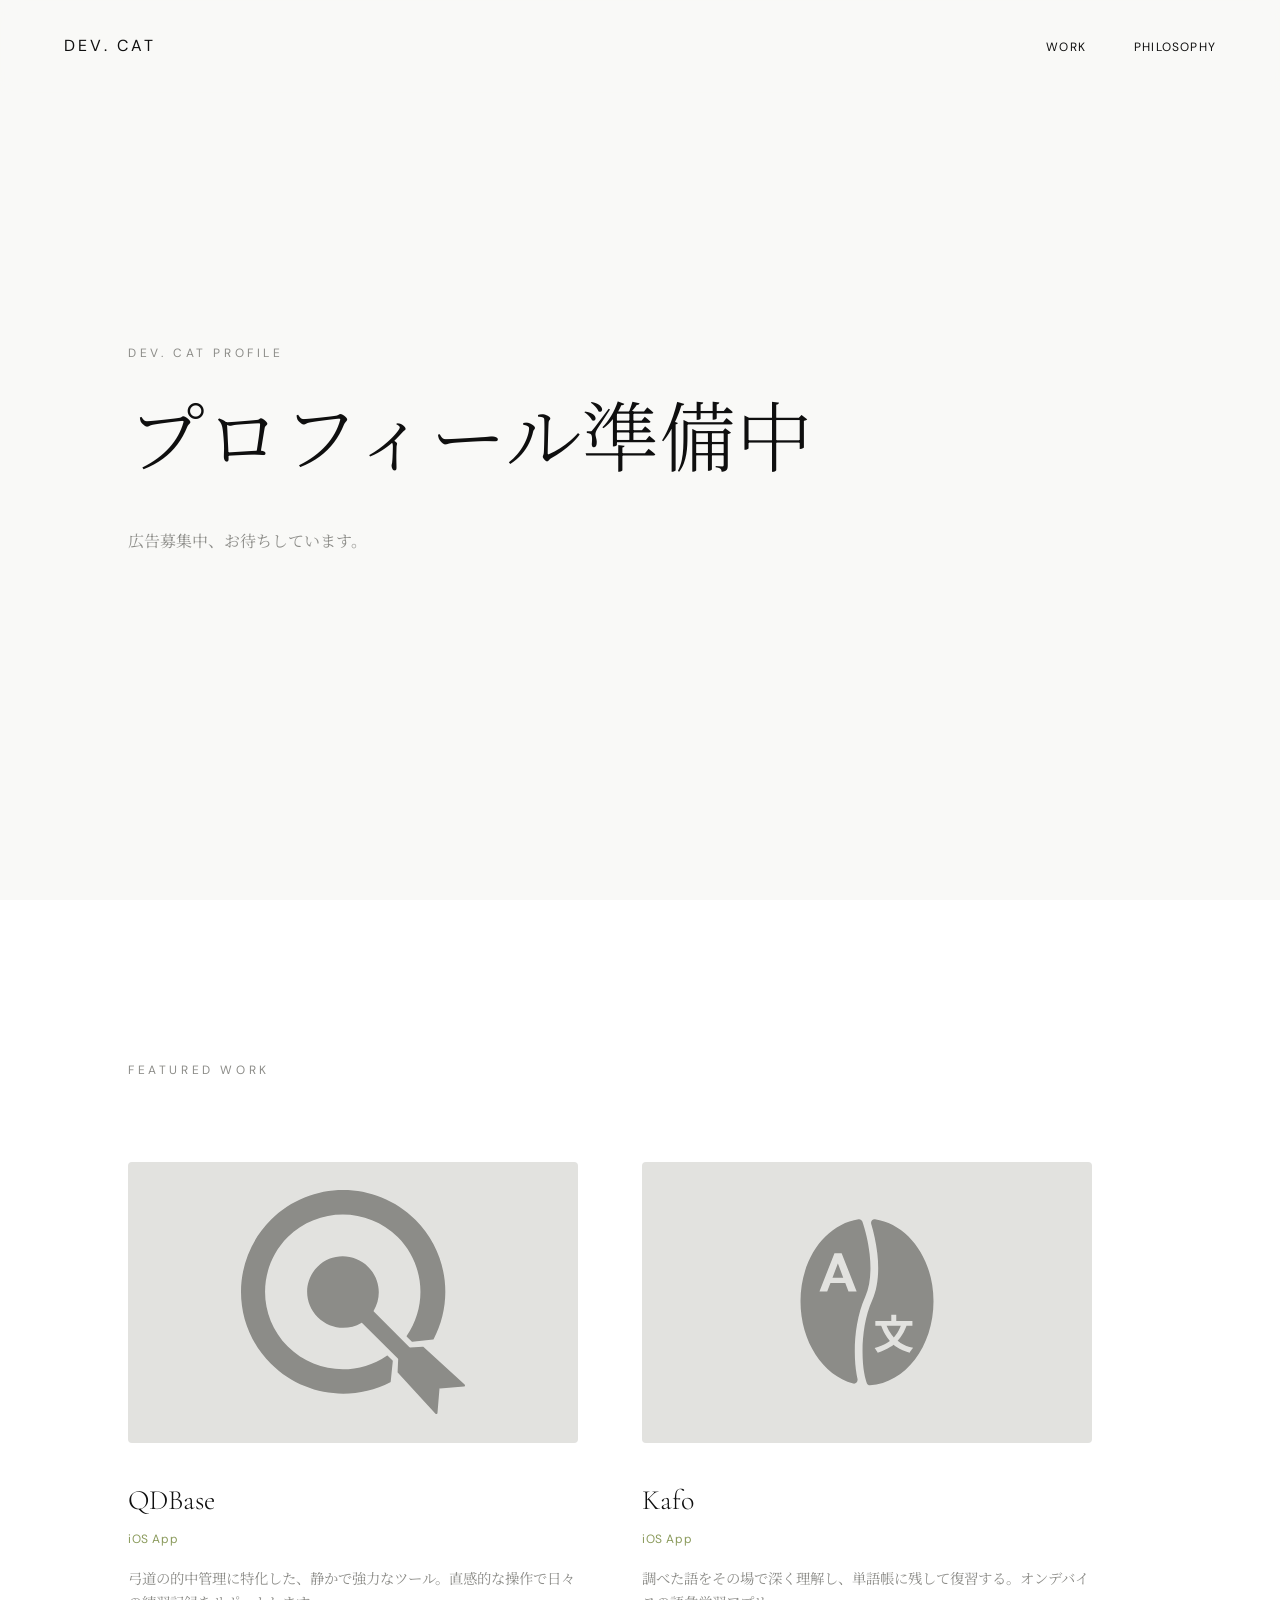
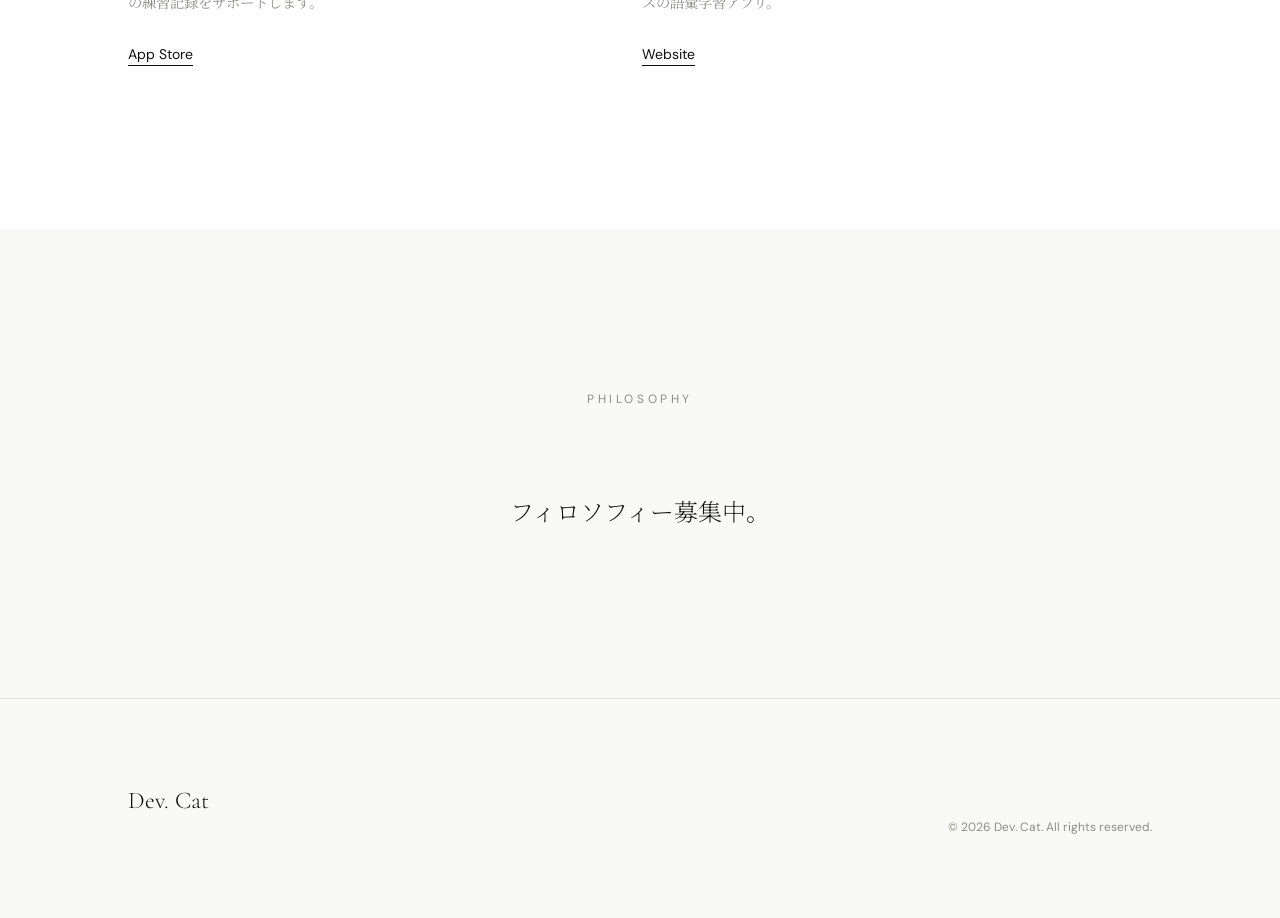
<file: index.html>
<!DOCTYPE html>
<html lang="ja">
<head>
    <meta charset="UTF-8">
    <meta name="viewport" content="width=device-width, initial-scale=1.0">
    <title>Dev. Cat — Digital Craftsmanship</title>
    <link rel="preconnect" href="https://fonts.googleapis.com">
    <link rel="preconnect" href="https://fonts.gstatic.com" crossorigin>
    <link href="https://fonts.googleapis.com/css2?family=Cormorant+Garamond:wght@300;400&family=Noto+Serif+JP:wght@200;400&family=DM+Sans:wght@400&display=swap" rel="stylesheet">
    <link rel="stylesheet" href="css/style.css">
</head>
<body>

    <nav>
        <div class="logo">Dev. Cat</div>
        <ul class="nav-links">
            <li><a href="#work">Work</a></li>
            <li><a href="#philosophy">Philosophy</a></li>
        </ul>
    </nav>

    <section class="hero">
        <div class="hero-content">
            <div class="hero-pretitle">Dev. Cat Profile</div>
            <h1 class="hero-title serif">プロフィール準備中</h1>
            <p class="hero-subtitle">広告募集中、お待ちしています。</p>
        </div>
    </section>

    <section class="work" id="work">
        <div class="section-label">Featured Work</div>

        <div class="work-slider">

            <div class="work-card">
                <div class="app-visual app-visual--has-icon">
                    <img src="img/icon.svg" alt="" class="app-visual__icon" width="685" height="687">
                </div>
                <div class="app-info-mini">
                    <h3 class="serif">QDBase</h3>
                    <p class="app-tag">iOS App</p>
                    <p class="app-description-mini">弓道の的中管理に特化した、静かで強力なツール。直感的な操作で日々の練習記録をサポートします。</p>
                    <a href="https://apps.apple.com/jp/app/qdbase-%E5%BC%93%E9%81%93%E3%81%AE%E7%9A%84%E4%B8%AD%E7%AE%A1%E7%90%86%E3%81%AB%E7%89%B9%E5%8C%96%E3%81%97%E3%81%9F%E3%82%A2%E3%83%97%E3%83%AA/id6754814954" class="contact-link" target="_blank" rel="noopener noreferrer">App Store</a>
                </div>
            </div>

            <div class="work-card">
                <div class="app-visual app-visual--has-icon">
                    <img src="img/kafo-icon.svg" alt="" class="app-visual__icon" width="1024" height="1024">
                </div>
                <div class="app-info-mini">
                    <h3 class="serif">Kafo</h3>
                    <p class="app-tag">iOS App</p>
                    <p class="app-description-mini">調べた語をその場で深く理解し、単語帳に残して復習する。オンデバイスの語彙学習アプリ。</p>
                    <a href="https://devcat202510-gitty.github.io/kafo-legal/" class="contact-link" target="_blank" rel="noopener noreferrer">Website</a>
                </div>
            </div>

        </div>
    </section>

    <section class="philosophy" id="philosophy">
        <div class="section-label">Philosophy</div>
        <p class="philosophy-text serif">
            フィロソフィー募集中。
        </p>
    </section>

    <footer>
        <div class="footer-left">
            <h2 class="serif">Dev. Cat</h2>
        </div>
        <div class="copyright">
            &copy; 2026 Dev. Cat. All rights reserved.
        </div>
    </footer>

    <script src="js/main.js" defer></script>
</body>
</html>
</file>
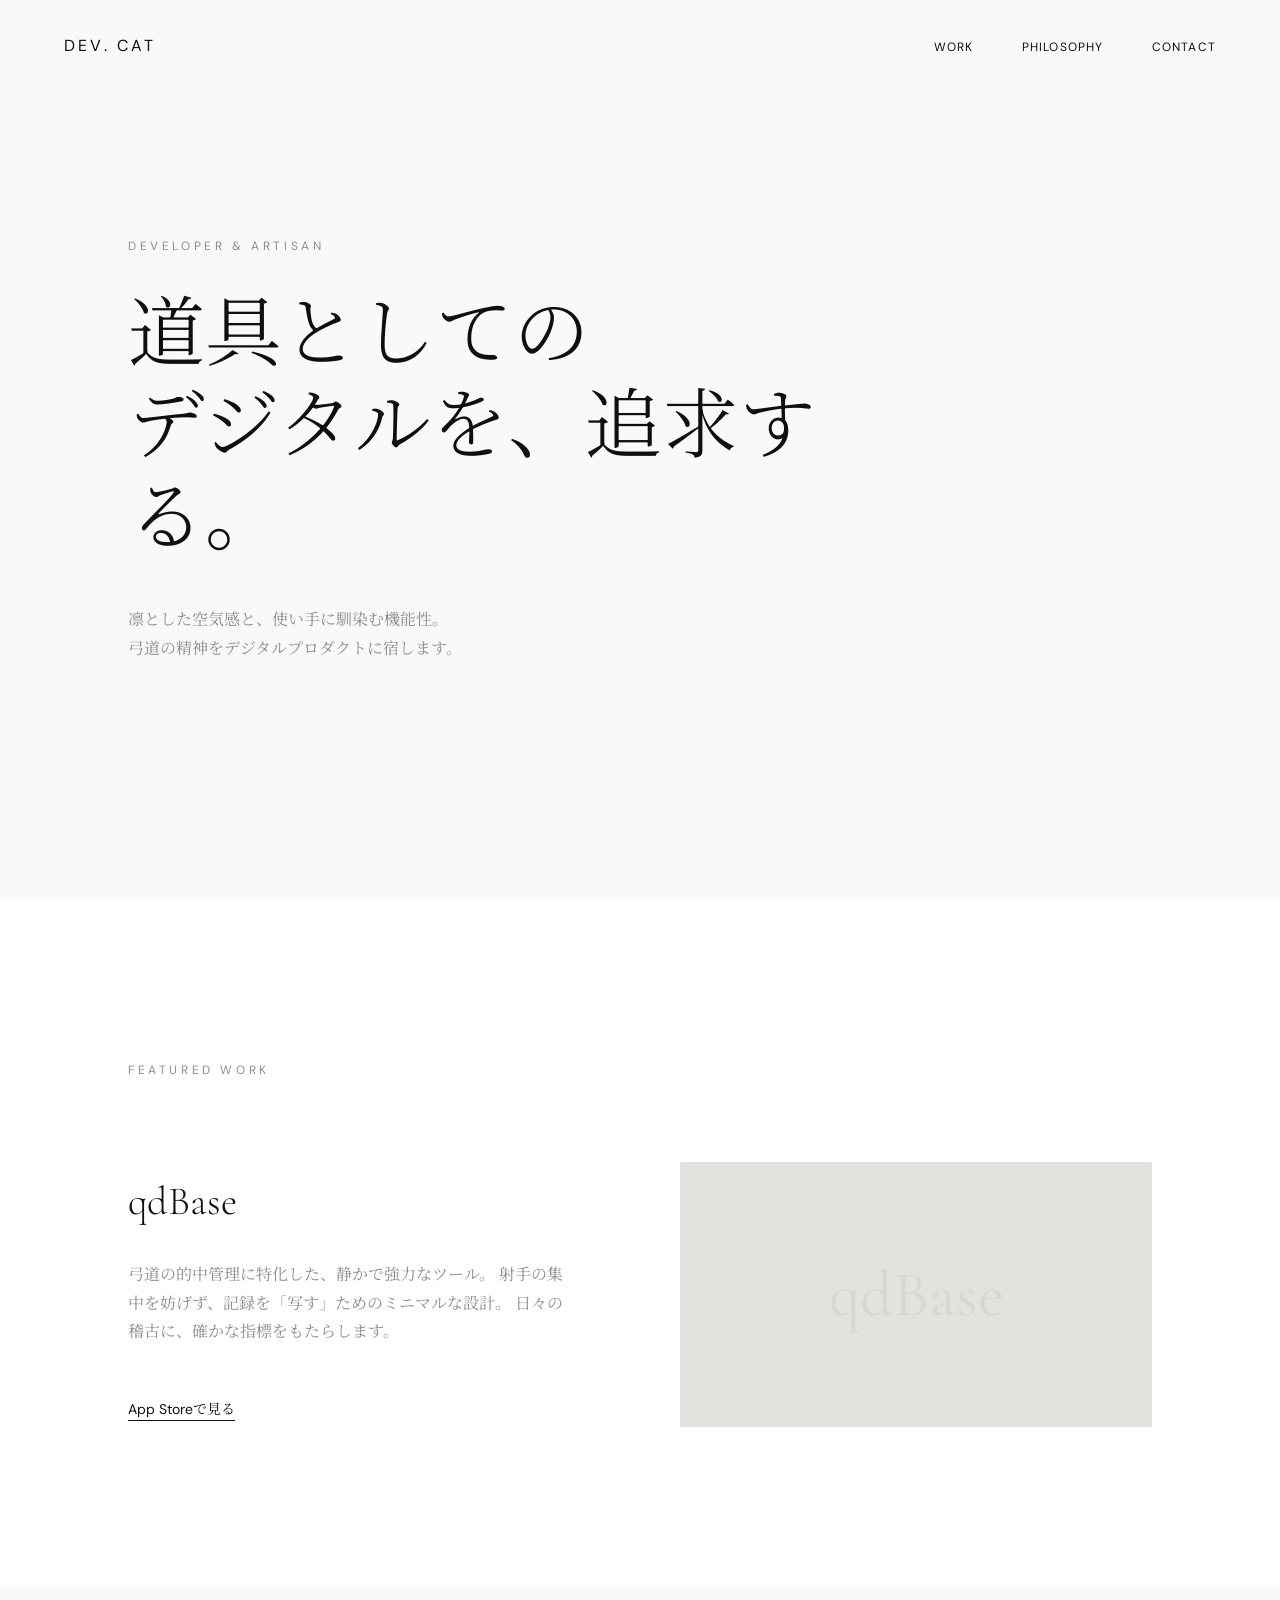
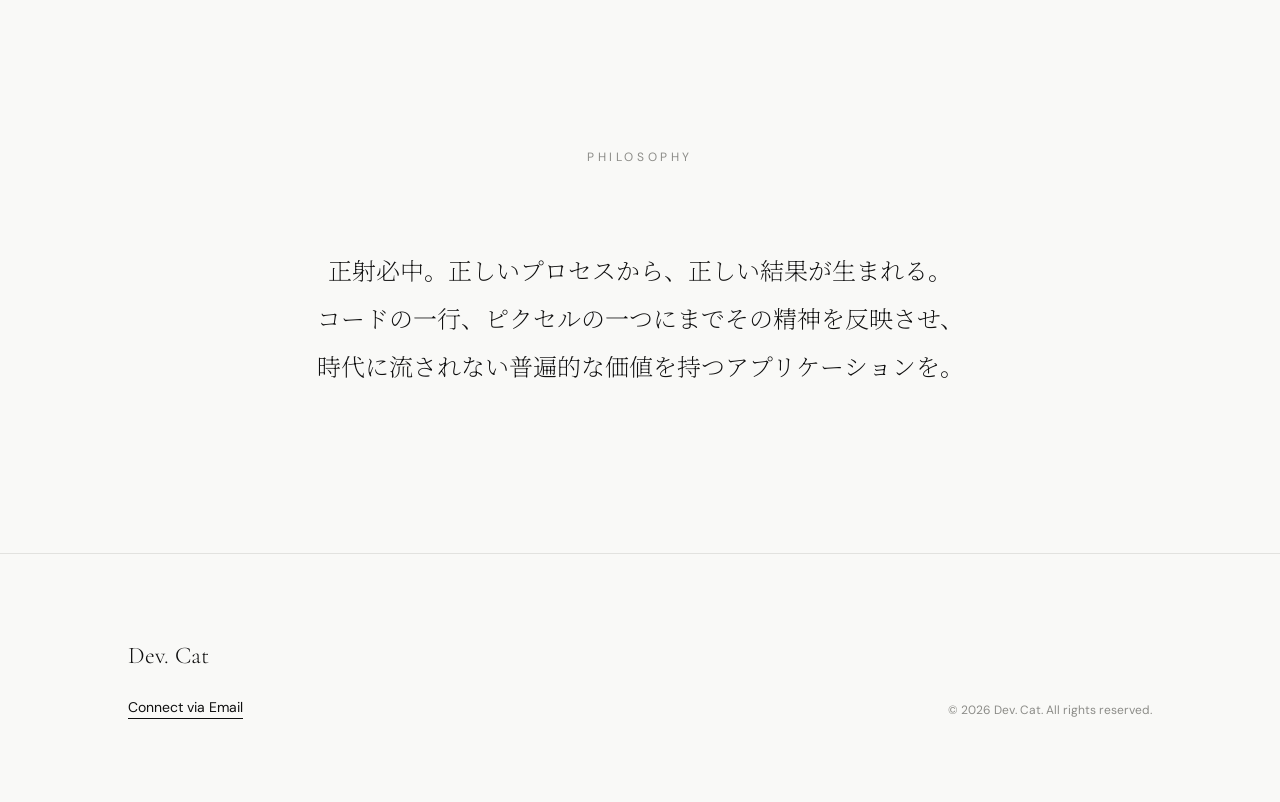
<file: profile_1.html>
<!DOCTYPE html>
<html lang="ja">
<head>
    <meta charset="UTF-8">
    <meta name="viewport" content="width=device-width, initial-scale=1.0">
    <title>Dev. Cat — Digital Craftsmanship</title>
    <link rel="preconnect" href="https://fonts.googleapis.com">
    <link rel="preconnect" href="https://fonts.gstatic.com" crossorigin>
    <link href="https://fonts.googleapis.com/css2?family=Cormorant+Garamond:wght@300;400&family=Noto+Serif+JP:wght@200;400&family=DM+Sans:wght@400&display=swap" rel="stylesheet">
    <style>
        * {
            margin: 0;
            padding: 0;
            box-sizing: border-box;
        }

        :root {
            --noir: #0F0F0F;
            --pearl: #F9F9F7;
            --ash: #8C8C88;
            --smoke: #E2E2DF;
            --accent: #8A9A5B; /* 弓道の静寂をイメージした落ち着いた緑（苔色） */
        }

        body {
            font-family: 'DM Sans', 'Noto Serif JP', serif;
            background-color: var(--pearl);
            color: var(--noir);
            line-height: 1.8;
            -webkit-font-smoothing: antialiased;
        }

        .serif {
            font-family: 'Cormorant Garamond', 'Noto Serif JP', serif;
            font-weight: 300;
        }

        /* Navigation */
        nav {
            position: fixed;
            top: 0;
            left: 0;
            right: 0;
            z-index: 1000;
            padding: 2rem 5vw;
            display: flex;
            justify-content: space-between;
            align-items: center;
            background: rgba(249, 249, 247, 0.8);
            backdrop-filter: blur(10px);
        }

        .logo {
            font-size: 1rem;
            letter-spacing: 0.2em;
            font-weight: 400;
            text-transform: uppercase;
        }

        .nav-links {
            display: flex;
            gap: 3rem;
            list-style: none;
        }

        .nav-links a {
            color: var(--noir);
            text-decoration: none;
            font-size: 0.75rem;
            letter-spacing: 0.1em;
            text-transform: uppercase;
            transition: color 0.3s ease;
        }

        .nav-links a:hover {
            color: var(--accent);
        }

        /* Hero */
        .hero {
            height: 100vh;
            display: flex;
            align-items: center;
            padding: 0 10vw;
        }

        .hero-content {
            max-width: 800px;
        }

        .hero-pretitle {
            font-size: 0.75rem;
            letter-spacing: 0.3em;
            text-transform: uppercase;
            color: var(--ash);
            margin-bottom: 2rem;
        }

        .hero-title {
            font-size: clamp(2.5rem, 6vw, 5rem);
            line-height: 1.2;
            margin-bottom: 2.5rem;
        }

        /* Work Section */
        .work {
            padding: 10rem 10vw;
            background: #fff;
        }

        .section-label {
            font-size: 0.75rem;
            letter-spacing: 0.3em;
            text-transform: uppercase;
            color: var(--ash);
            margin-bottom: 5rem;
        }

        .app-card {
            display: grid;
            grid-template-columns: 1fr 1fr;
            gap: 5rem;
            align-items: center;
        }

        .app-info h3 {
            font-size: 2.5rem;
            margin-bottom: 1.5rem;
            font-weight: 300;
        }

        .app-description {
            color: var(--ash);
            margin-bottom: 3rem;
            font-size: 1rem;
            max-width: 450px;
        }

        .app-visual {
            background: var(--smoke);
            aspect-ratio: 16/9;
            display: flex;
            align-items: center;
            justify-content: center;
            position: relative;
            overflow: hidden;
            border-radius: 2px;
        }

        .app-visual::after {
            content: "qdBase";
            font-family: 'Cormorant Garamond', serif;
            font-size: 4rem;
            color: rgba(0,0,0,0.05);
        }

        /* Philosophy */
        .philosophy {
            padding: 10rem 10vw;
            text-align: center;
        }

        .philosophy-text {
            font-size: 1.5rem;
            max-width: 800px;
            margin: 0 auto;
            line-height: 2;
            font-weight: 200;
        }

        /* Footer */
        footer {
            padding: 5rem 10vw;
            border-top: 1px solid var(--smoke);
            display: flex;
            justify-content: space-between;
            align-items: flex-end;
        }

        .footer-left h2 {
            font-size: 1.5rem;
            margin-bottom: 1rem;
        }

        .contact-link {
            color: var(--noir);
            text-decoration: none;
            border-bottom: 1px solid var(--noir);
            padding-bottom: 2px;
            font-size: 0.875rem;
        }

        .copyright {
            font-size: 0.75rem;
            color: var(--ash);
        }

        @media (max-width: 768px) {
            .app-card { grid-template-columns: 1fr; gap: 3rem; }
            .nav-links { display: none; }
            footer { flex-direction: column; align-items: flex-start; gap: 3rem; }
        }
    </style>
</head>
<body>

    <nav>
        <div class="logo">Dev. Cat</div>
        <ul class="nav-links">
            <li><a href="#work">Work</a></li>
            <li><a href="#philosophy">Philosophy</a></li>
            <li><a href="mailto:your-email@example.com">Contact</a></li>
        </ul>
    </nav>

    <section class="hero">
        <div class="hero-content">
            <div class="hero-pretitle">Developer & Artisan</div>
            <h1 class="hero-title serif">道具としての<br>デジタルを、追求する。</h1>
            <p style="color: var(--ash);">凛とした空気感と、使い手に馴染む機能性。<br>弓道の精神をデジタルプロダクトに宿します。</p>
        </div>
    </section>

    <section class="work" id="work">
        <div class="section-label">Featured Work</div>
        <div class="app-card">
            <div class="app-info">
                <h3 class="serif">qdBase</h3>
                <p class="app-description">
                    弓道の的中管理に特化した、静かで強力なツール。
                    射手の集中を妨げず、記録を「写す」ためのミニマルな設計。
                    日々の稽古に、確かな指標をもたらします。
                </p>
                <a href="https://apps.apple.com/jp/app/qdbase-%E5%BC%93%E9%81%93%E3%81%AE%E7%9A%84%E4%B8%AD%E7%AE%A1%E7%90%86%E3%81%AB%E7%89%B9%E5%8C%96%E3%81%97%E3%81%9F%E3%82%A2%E3%83%97%E3%83%AA/id6754814954" class="contact-link" target="_blank">App Storeで見る</a>
            </div>
            <div class="app-visual">
                </div>
        </div>
    </section>

    <section class="philosophy" id="philosophy">
        <div class="section-label">Philosophy</div>
        <p class="philosophy-text serif">
            正射必中。正しいプロセスから、正しい結果が生まれる。<br>
            コードの一行、ピクセルの一つにまでその精神を反映させ、<br>
            時代に流されない普遍的な価値を持つアプリケーションを。
        </p>
    </section>

    <footer>
        <div class="footer-left">
            <h2 class="serif">Dev. Cat</h2>
            <a href="mailto:your-email@example.com" class="contact-link">Connect via Email</a>
        </div>
        <div class="copyright">
            &copy; 2026 Dev. Cat. All rights reserved.
        </div>
    </footer>

</body>
</html>
</file>
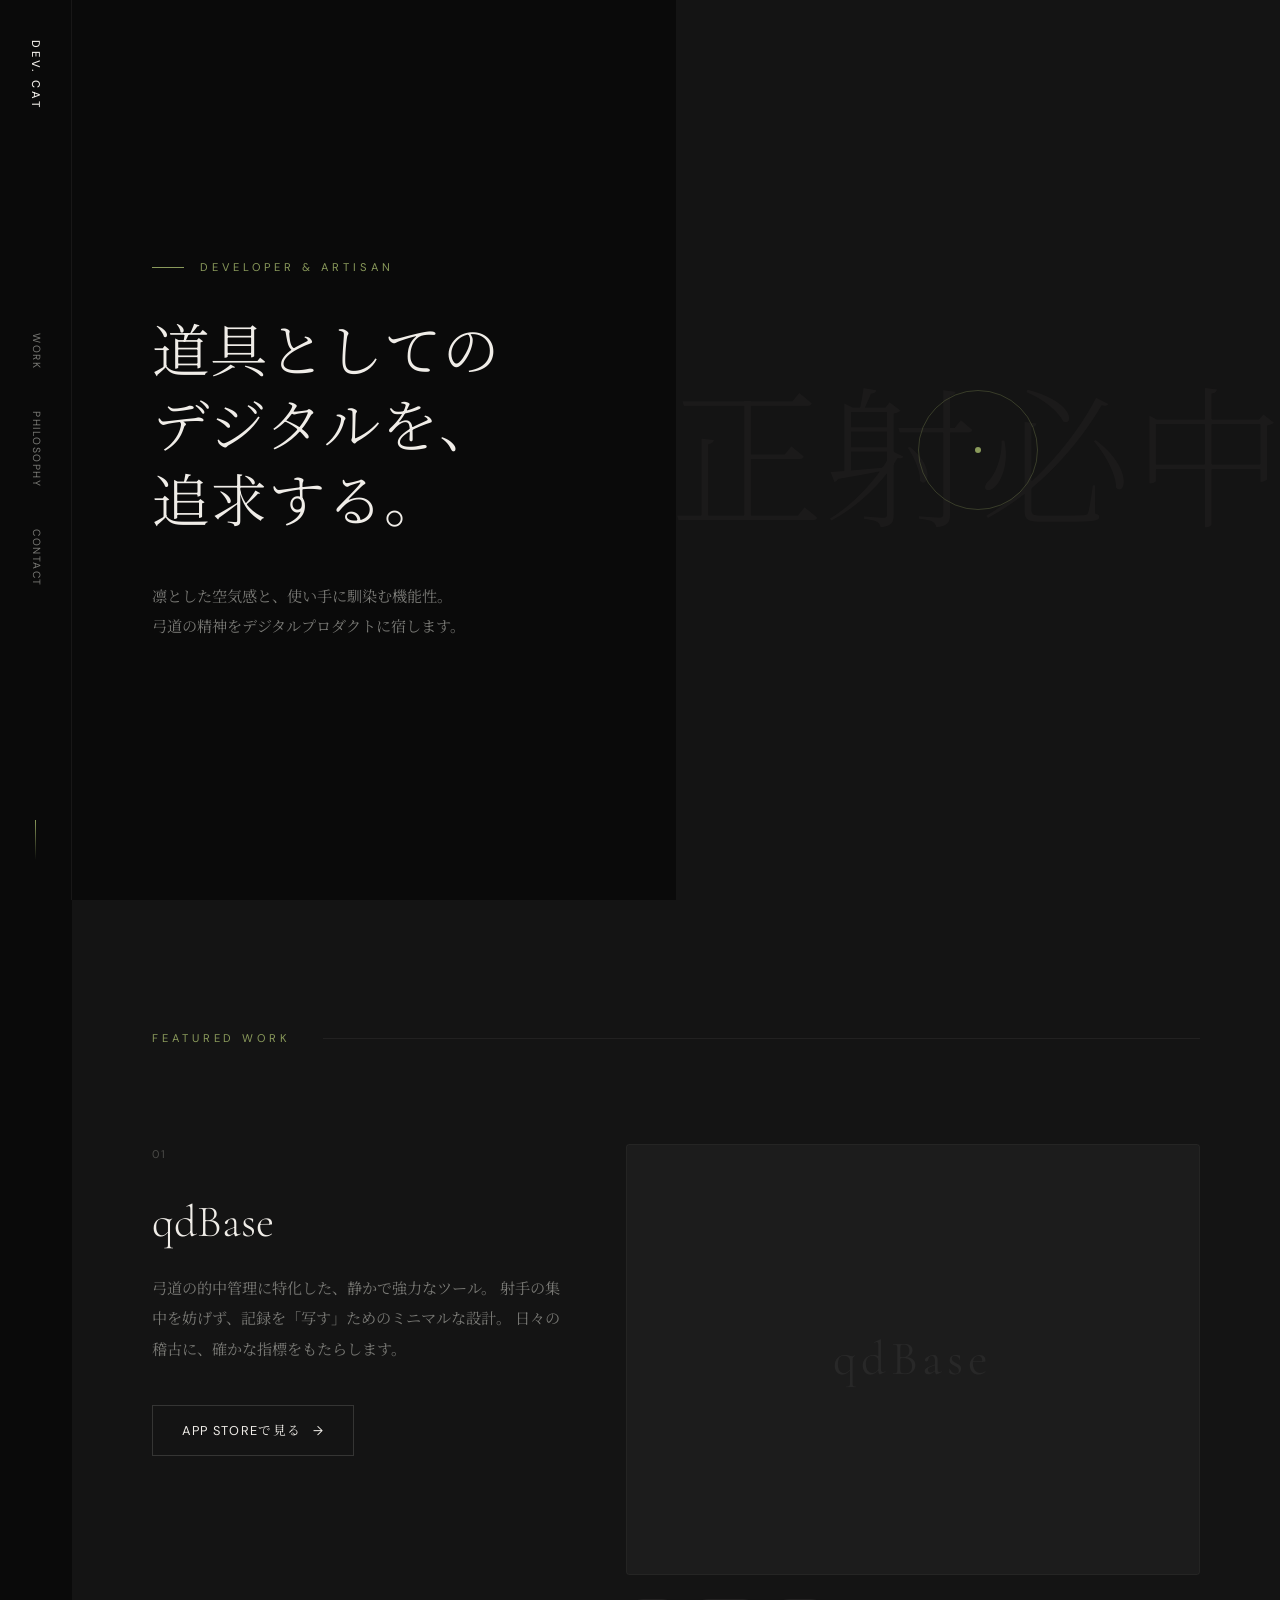
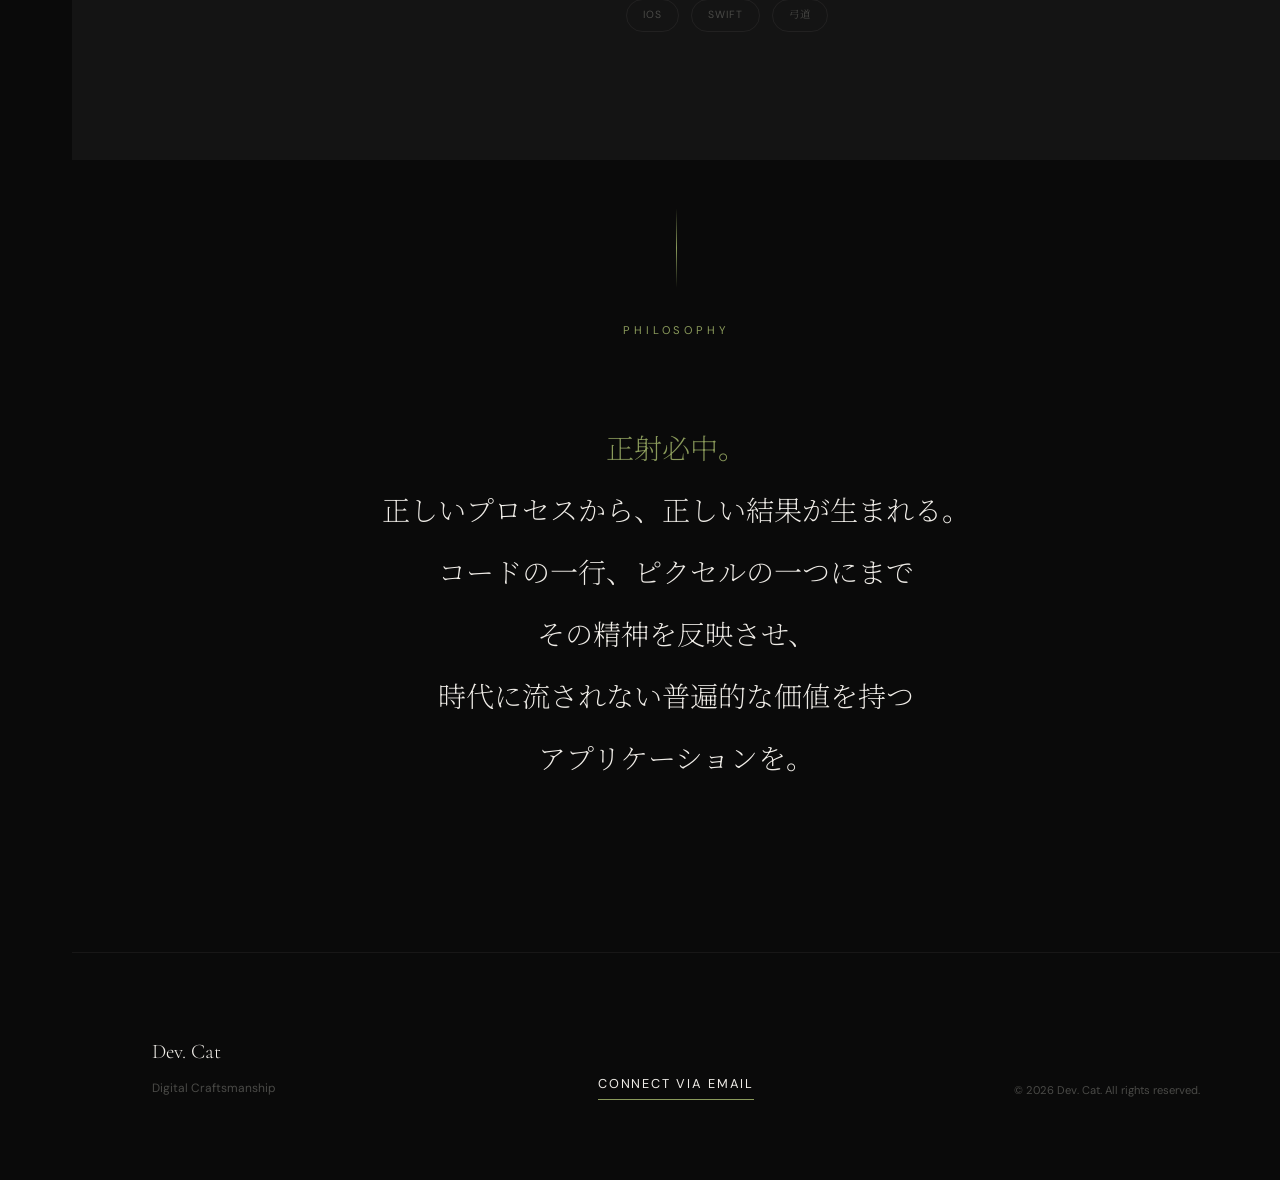
<file: profile_2.html>
<!DOCTYPE html>
<html lang="ja">
<head>
    <meta charset="UTF-8">
    <meta name="viewport" content="width=device-width, initial-scale=1.0">
    <title>Dev. Cat — Digital Craftsmanship</title>
    <link rel="preconnect" href="https://fonts.googleapis.com">
    <link rel="preconnect" href="https://fonts.gstatic.com" crossorigin>
    <link href="https://fonts.googleapis.com/css2?family=Cormorant+Garamond:wght@300;400;600&family=Noto+Serif+JP:wght@200;300;400&family=DM+Sans:wght@300;400;500&display=swap" rel="stylesheet">
    <style>
        * {
            margin: 0;
            padding: 0;
            box-sizing: border-box;
        }

        :root {
            --noir: #0A0A0A;
            --surface: #141414;
            --card: #1C1C1C;
            --pearl: #F0EDE8;
            --ash: #7A7A76;
            --muted: #4A4A47;
            --accent: #8A9A5B;
            --accent-soft: rgba(138, 154, 91, 0.15);
        }

        html {
            scroll-behavior: smooth;
        }

        body {
            font-family: 'DM Sans', 'Noto Serif JP', sans-serif;
            background-color: var(--noir);
            color: var(--pearl);
            line-height: 1.8;
            -webkit-font-smoothing: antialiased;
            overflow-x: hidden;
        }

        .serif {
            font-family: 'Cormorant Garamond', 'Noto Serif JP', serif;
            font-weight: 300;
        }

        /* ── Side Navigation ── */
        .side-nav {
            position: fixed;
            top: 0;
            left: 0;
            width: 72px;
            height: 100vh;
            display: flex;
            flex-direction: column;
            align-items: center;
            justify-content: space-between;
            padding: 2.5rem 0;
            z-index: 1000;
            border-right: 1px solid rgba(240, 237, 232, 0.06);
        }

        .side-nav .logo {
            writing-mode: vertical-rl;
            text-orientation: mixed;
            font-size: 0.7rem;
            letter-spacing: 0.25em;
            text-transform: uppercase;
            color: var(--pearl);
            font-weight: 500;
        }

        .side-nav-links {
            display: flex;
            flex-direction: column;
            gap: 2rem;
            list-style: none;
        }

        .side-nav-links a {
            writing-mode: vertical-rl;
            text-orientation: mixed;
            color: var(--ash);
            text-decoration: none;
            font-size: 0.65rem;
            letter-spacing: 0.15em;
            text-transform: uppercase;
            transition: color 0.3s ease;
        }

        .side-nav-links a:hover {
            color: var(--accent);
        }

        .side-nav .scroll-hint {
            width: 1px;
            height: 40px;
            background: linear-gradient(to bottom, var(--accent), transparent);
            animation: pulse-down 2s ease-in-out infinite;
        }

        @keyframes pulse-down {
            0%, 100% { opacity: 0.3; }
            50% { opacity: 1; }
        }

        /* ── Main Content ── */
        main {
            margin-left: 72px;
        }

        /* ── Hero ── */
        .hero {
            min-height: 100vh;
            display: grid;
            grid-template-columns: 1fr 1fr;
            position: relative;
        }

        .hero-left {
            display: flex;
            flex-direction: column;
            justify-content: center;
            padding: 6rem 5rem;
        }

        .hero-pretitle {
            font-size: 0.7rem;
            letter-spacing: 0.35em;
            text-transform: uppercase;
            color: var(--accent);
            margin-bottom: 2.5rem;
            display: flex;
            align-items: center;
            gap: 1rem;
        }

        .hero-pretitle::before {
            content: '';
            display: inline-block;
            width: 32px;
            height: 1px;
            background: var(--accent);
        }

        .hero-title {
            font-size: clamp(2.2rem, 4.5vw, 4.2rem);
            line-height: 1.3;
            margin-bottom: 2.5rem;
            font-weight: 300;
        }

        .hero-sub {
            color: var(--ash);
            font-size: 0.95rem;
            max-width: 400px;
            line-height: 2;
        }

        .hero-right {
            background: var(--surface);
            display: flex;
            align-items: center;
            justify-content: center;
            position: relative;
            overflow: hidden;
        }

        .hero-right::before {
            content: '正射必中';
            font-family: 'Noto Serif JP', serif;
            font-size: clamp(6rem, 12vw, 14rem);
            font-weight: 200;
            color: rgba(240, 237, 232, 0.03);
            position: absolute;
            white-space: nowrap;
        }

        .hero-emblem {
            width: 120px;
            height: 120px;
            border: 1px solid rgba(138, 154, 91, 0.3);
            border-radius: 50%;
            display: flex;
            align-items: center;
            justify-content: center;
            position: relative;
        }

        .hero-emblem::after {
            content: '';
            width: 6px;
            height: 6px;
            background: var(--accent);
            border-radius: 50%;
        }

        /* ── Work Section ── */
        .work {
            padding: 8rem 5rem;
            background: var(--surface);
        }

        .section-header {
            display: flex;
            align-items: center;
            gap: 2rem;
            margin-bottom: 6rem;
        }

        .section-label {
            font-size: 0.7rem;
            letter-spacing: 0.35em;
            text-transform: uppercase;
            color: var(--accent);
        }

        .section-line {
            flex: 1;
            height: 1px;
            background: rgba(240, 237, 232, 0.06);
        }

        .project-showcase {
            display: grid;
            grid-template-columns: 5fr 7fr;
            gap: 4rem;
            align-items: start;
        }

        .project-meta {
            position: sticky;
            top: 6rem;
        }

        .project-number {
            font-size: 0.7rem;
            color: var(--muted);
            letter-spacing: 0.2em;
            margin-bottom: 2rem;
        }

        .project-title {
            font-size: clamp(2rem, 3.5vw, 3.5rem);
            font-weight: 300;
            margin-bottom: 1.5rem;
            line-height: 1.2;
        }

        .project-desc {
            color: var(--ash);
            font-size: 0.95rem;
            line-height: 2;
            margin-bottom: 2.5rem;
        }

        .project-link {
            display: inline-flex;
            align-items: center;
            gap: 0.75rem;
            color: var(--pearl);
            text-decoration: none;
            font-size: 0.8rem;
            letter-spacing: 0.1em;
            text-transform: uppercase;
            padding: 0.8rem 1.8rem;
            border: 1px solid rgba(240, 237, 232, 0.15);
            transition: all 0.4s ease;
        }

        .project-link:hover {
            border-color: var(--accent);
            color: var(--accent);
            background: var(--accent-soft);
        }

        .project-link .arrow {
            transition: transform 0.3s ease;
        }

        .project-link:hover .arrow {
            transform: translateX(4px);
        }

        .project-visual {
            background: var(--card);
            aspect-ratio: 4/3;
            border-radius: 3px;
            display: flex;
            align-items: center;
            justify-content: center;
            position: relative;
            overflow: hidden;
        }

        .project-visual::before {
            content: '';
            position: absolute;
            inset: 0;
            border: 1px solid rgba(240, 237, 232, 0.04);
            border-radius: 3px;
            pointer-events: none;
        }

        .project-visual-text {
            font-family: 'Cormorant Garamond', serif;
            font-size: 3rem;
            color: rgba(240, 237, 232, 0.06);
            letter-spacing: 0.1em;
        }

        .project-tags {
            display: flex;
            gap: 0.75rem;
            margin-top: 1.5rem;
        }

        .tag {
            font-size: 0.65rem;
            letter-spacing: 0.1em;
            text-transform: uppercase;
            color: var(--muted);
            padding: 0.4rem 1rem;
            border: 1px solid rgba(240, 237, 232, 0.06);
            border-radius: 100px;
        }

        /* ── Philosophy ── */
        .philosophy {
            padding: 10rem 5rem;
            display: flex;
            flex-direction: column;
            align-items: center;
            position: relative;
        }

        .philosophy::before {
            content: '';
            position: absolute;
            width: 1px;
            height: 80px;
            background: linear-gradient(to bottom, transparent, var(--accent), transparent);
            top: 3rem;
        }

        .philosophy-quote {
            font-size: clamp(1.3rem, 2.2vw, 1.8rem);
            max-width: 700px;
            text-align: center;
            line-height: 2.2;
            font-weight: 200;
            color: var(--pearl);
        }

        .philosophy-quote em {
            color: var(--accent);
            font-style: normal;
        }

        /* ── Footer ── */
        footer {
            padding: 5rem;
            border-top: 1px solid rgba(240, 237, 232, 0.06);
            display: grid;
            grid-template-columns: 1fr 1fr 1fr;
            gap: 3rem;
            align-items: end;
        }

        .footer-brand h2 {
            font-size: 1.3rem;
            margin-bottom: 0.5rem;
            font-weight: 300;
        }

        .footer-brand p {
            font-size: 0.75rem;
            color: var(--muted);
        }

        .footer-contact {
            text-align: center;
        }

        .contact-cta {
            display: inline-block;
            color: var(--pearl);
            text-decoration: none;
            font-size: 0.8rem;
            letter-spacing: 0.15em;
            text-transform: uppercase;
            padding-bottom: 4px;
            border-bottom: 1px solid var(--accent);
            transition: color 0.3s ease;
        }

        .contact-cta:hover {
            color: var(--accent);
        }

        .footer-copy {
            text-align: right;
            font-size: 0.7rem;
            color: var(--muted);
        }

        /* ── Responsive ── */
        @media (max-width: 900px) {
            .side-nav {
                display: none;
            }

            main {
                margin-left: 0;
            }

            .hero {
                grid-template-columns: 1fr;
            }

            .hero-left {
                padding: 8rem 2rem 4rem;
            }

            .hero-right {
                min-height: 40vh;
            }

            .work {
                padding: 5rem 2rem;
            }

            .project-showcase {
                grid-template-columns: 1fr;
            }

            .project-meta {
                position: static;
            }

            .philosophy {
                padding: 6rem 2rem;
            }

            footer {
                grid-template-columns: 1fr;
                padding: 3rem 2rem;
                text-align: left;
            }

            .footer-contact,
            .footer-copy {
                text-align: left;
            }
        }
    </style>
</head>
<body>

    <nav class="side-nav">
        <div class="logo">Dev. Cat</div>
        <ul class="side-nav-links">
            <li><a href="#work">Work</a></li>
            <li><a href="#philosophy">Philosophy</a></li>
            <li><a href="mailto:your-email@example.com">Contact</a></li>
        </ul>
        <div class="scroll-hint"></div>
    </nav>

    <main>

        <section class="hero">
            <div class="hero-left">
                <div class="hero-pretitle">Developer & Artisan</div>
                <h1 class="hero-title serif">道具としての<br>デジタルを、<br>追求する。</h1>
                <p class="hero-sub">
                    凛とした空気感と、使い手に馴染む機能性。<br>
                    弓道の精神をデジタルプロダクトに宿します。
                </p>
            </div>
            <div class="hero-right">
                <div class="hero-emblem"></div>
            </div>
        </section>

        <section class="work" id="work">
            <div class="section-header">
                <span class="section-label">Featured Work</span>
                <div class="section-line"></div>
            </div>
            <div class="project-showcase">
                <div class="project-meta">
                    <div class="project-number">01</div>
                    <h3 class="project-title serif">qdBase</h3>
                    <p class="project-desc">
                        弓道の的中管理に特化した、静かで強力なツール。
                        射手の集中を妨げず、記録を「写す」ためのミニマルな設計。
                        日々の稽古に、確かな指標をもたらします。
                    </p>
                    <a href="https://apps.apple.com/jp/app/qdbase-%E5%BC%93%E9%81%93%E3%81%AE%E7%9A%84%E4%B8%AD%E7%AE%A1%E7%90%86%E3%81%AB%E7%89%B9%E5%8C%96%E3%81%97%E3%81%9F%E3%82%A2%E3%83%97%E3%83%AA/id6754814954" class="project-link" target="_blank">
                        App Storeで見る <span class="arrow">→</span>
                    </a>
                </div>
                <div>
                    <div class="project-visual">
                        <span class="project-visual-text">qdBase</span>
                    </div>
                    <div class="project-tags">
                        <span class="tag">iOS</span>
                        <span class="tag">Swift</span>
                        <span class="tag">弓道</span>
                    </div>
                </div>
            </div>
        </section>

        <section class="philosophy" id="philosophy">
            <div class="section-header" style="justify-content: center; margin-bottom: 5rem;">
                <span class="section-label">Philosophy</span>
            </div>
            <p class="philosophy-quote serif">
                <em>正射必中。</em><br>
                正しいプロセスから、正しい結果が生まれる。<br>
                コードの一行、ピクセルの一つにまで<br>
                その精神を反映させ、<br>
                時代に流されない普遍的な価値を持つ<br>
                アプリケーションを。
            </p>
        </section>

        <footer>
            <div class="footer-brand">
                <h2 class="serif">Dev. Cat</h2>
                <p>Digital Craftsmanship</p>
            </div>
            <div class="footer-contact">
                <a href="mailto:your-email@example.com" class="contact-cta">Connect via Email</a>
            </div>
            <div class="footer-copy">
                &copy; 2026 Dev. Cat. All rights reserved.
            </div>
        </footer>

    </main>

</body>
</html>
</file>
<file: css/style.css>
* {
    margin: 0;
    padding: 0;
    box-sizing: border-box;
}

:root {
    --noir: #0F0F0F;
    --pearl: #F9F9F7;
    --ash: #8C8C88;
    --smoke: #E2E2DF;
    --accent: #8A9A5B; /* 弓道の静寂をイメージした落ち着いた緑（苔色） */
}

body {
    font-family: 'DM Sans', 'Noto Serif JP', serif;
    background-color: var(--pearl);
    color: var(--noir);
    line-height: 1.8;
    -webkit-font-smoothing: antialiased;
}

.serif {
    font-family: 'Cormorant Garamond', 'Noto Serif JP', serif;
    font-weight: 300;
}

/* Navigation */
nav {
    position: fixed;
    top: 0;
    left: 0;
    right: 0;
    z-index: 1000;
    padding: 2rem 5vw;
    display: flex;
    justify-content: space-between;
    align-items: center;
    background: rgba(249, 249, 247, 0.8);
    backdrop-filter: blur(10px);
}

.logo {
    font-size: 1rem;
    letter-spacing: 0.2em;
    font-weight: 400;
    text-transform: uppercase;
}

.nav-links {
    display: flex;
    gap: 3rem;
    list-style: none;
}

.nav-links a {
    color: var(--noir);
    text-decoration: none;
    font-size: 0.75rem;
    letter-spacing: 0.1em;
    text-transform: uppercase;
    transition: color 0.3s ease;
}

.nav-links a:hover {
    color: var(--accent);
}

/* Hero */
.hero {
    height: 100vh;
    display: flex;
    align-items: center;
    padding: 0 10vw;
}

.hero-content {
    max-width: 800px;
}

.hero-pretitle {
    font-size: 0.75rem;
    letter-spacing: 0.3em;
    text-transform: uppercase;
    color: var(--ash);
    margin-bottom: 2rem;
}

.hero-title {
    font-size: clamp(2.5rem, 6vw, 5rem);
    line-height: 1.2;
    margin-bottom: 2.5rem;
}

.hero-subtitle {
    color: var(--ash);
}

/* Work Section */
.work {
    padding: 10rem 0 10rem 10vw;
    background: #fff;
    overflow: hidden;
}

.section-label {
    font-size: 0.75rem;
    letter-spacing: 0.3em;
    text-transform: uppercase;
    color: var(--ash);
    margin-bottom: 5rem;
}

.work .section-label {
    padding-right: 10vw;
}

.work-slider {
    display: flex;
    gap: 4rem;
    overflow-x: auto;
    overflow-y: hidden;
    scroll-snap-type: x mandatory;
    padding-right: 10vw;
    -ms-overflow-style: none;
    scrollbar-width: none;
}

.work-slider::-webkit-scrollbar {
    display: none;
}

.work-card {
    flex: 0 0 450px;
    scroll-snap-align: start;
    display: flex;
    flex-direction: column;
    gap: 2rem;
}

.app-visual {
    background: var(--smoke);
    width: 100%;
    aspect-ratio: 16/10;
    display: flex;
    align-items: center;
    justify-content: center;
    position: relative;
    overflow: hidden;
    border-radius: 4px;
    transition: transform 0.4s cubic-bezier(0.16, 1, 0.3, 1);
}

.work-card:hover .app-visual {
    transform: translateY(-4px);
}

.app-visual::after {
    content: var(--app-name, "qdBase");
    font-family: 'Cormorant Garamond', serif;
    font-size: 4rem;
    color: rgba(0, 0, 0, 0.04);
    letter-spacing: 0.05em;
}

.app-visual--has-icon::after {
    display: none;
}

.app-visual__icon {
    width: auto;
    height: min(80%, 14rem);
    max-width: 80%;
    object-fit: contain;
    display: block;
}

.app-info-mini h3 {
    font-size: 1.75rem;
    margin-bottom: 0.25rem;
    font-weight: 300;
}

.app-tag {
    font-size: 0.75rem;
    color: var(--accent);
    letter-spacing: 0.05em;
    margin-bottom: 1rem;
}

.app-description-mini {
    color: var(--ash);
    font-size: 0.9rem;
    line-height: 1.7;
    margin-bottom: 1.5rem;
    display: -webkit-box;
    -webkit-line-clamp: 3;
    -webkit-box-orient: vertical;
    overflow: hidden;
}

/* Philosophy */
.philosophy {
    padding: 10rem 10vw;
    text-align: center;
}

.philosophy .section-label {
    text-align: center;
}

.philosophy-text {
    font-size: 1.5rem;
    max-width: 800px;
    margin: 0 auto;
    line-height: 2;
    font-weight: 200;
}

/* Footer */
footer {
    padding: 5rem 10vw;
    border-top: 1px solid var(--smoke);
    display: flex;
    justify-content: space-between;
    align-items: flex-end;
}

.footer-left h2 {
    font-size: 1.5rem;
    margin-bottom: 1rem;
}

.contact-link {
    color: var(--noir);
    text-decoration: none;
    border-bottom: 1px solid var(--noir);
    padding-bottom: 2px;
    font-size: 0.875rem;
}

.copyright {
    font-size: 0.75rem;
    color: var(--ash);
}

@media (max-width: 768px) {
    .work {
        padding: 6rem 0 6rem 6vw;
    }

    .work .section-label {
        padding-right: 6vw;
    }

    .work-slider {
        gap: 2rem;
        padding-right: 6vw;
    }

    .work-card {
        flex: 0 0 80vw;
    }

    .app-info-mini h3 {
        font-size: 1.5rem;
    }

    .nav-links {
        display: none;
    }

    footer {
        flex-direction: column;
        align-items: flex-start;
        gap: 3rem;
    }
}
</file>
